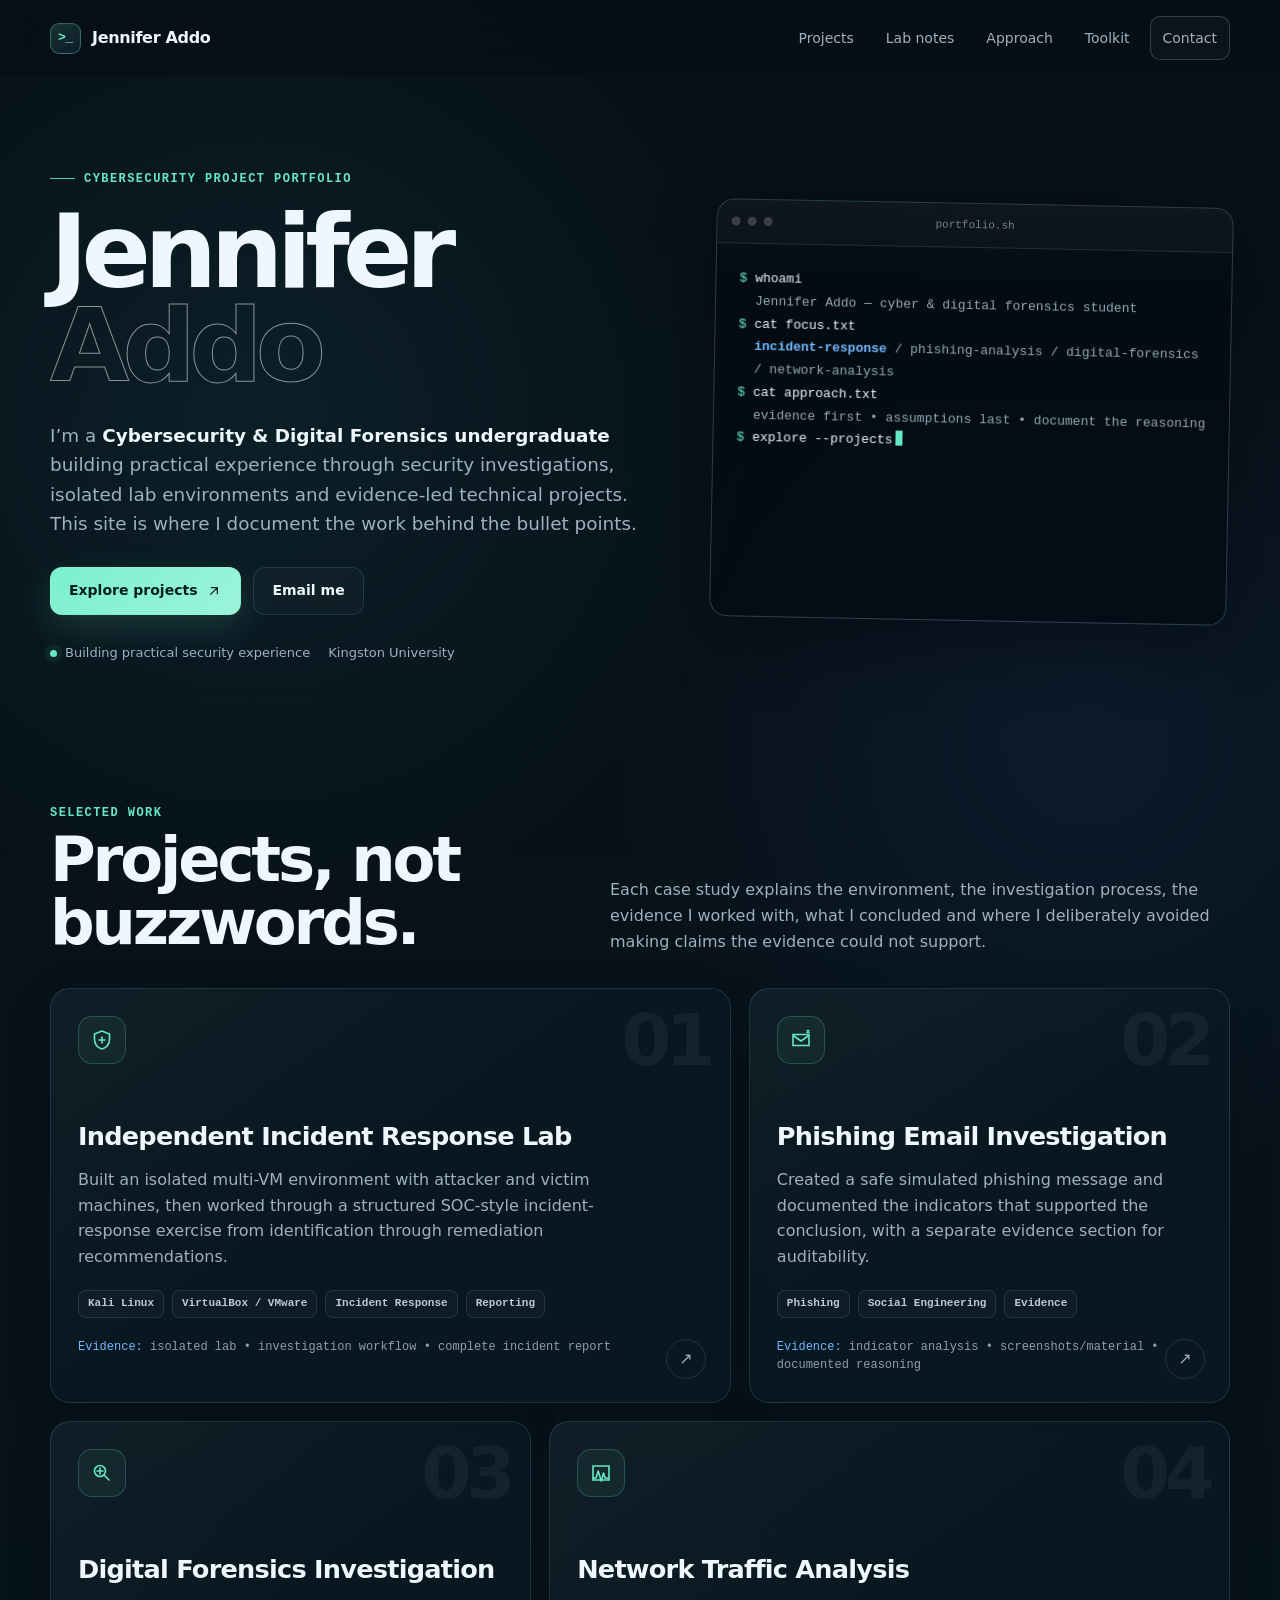
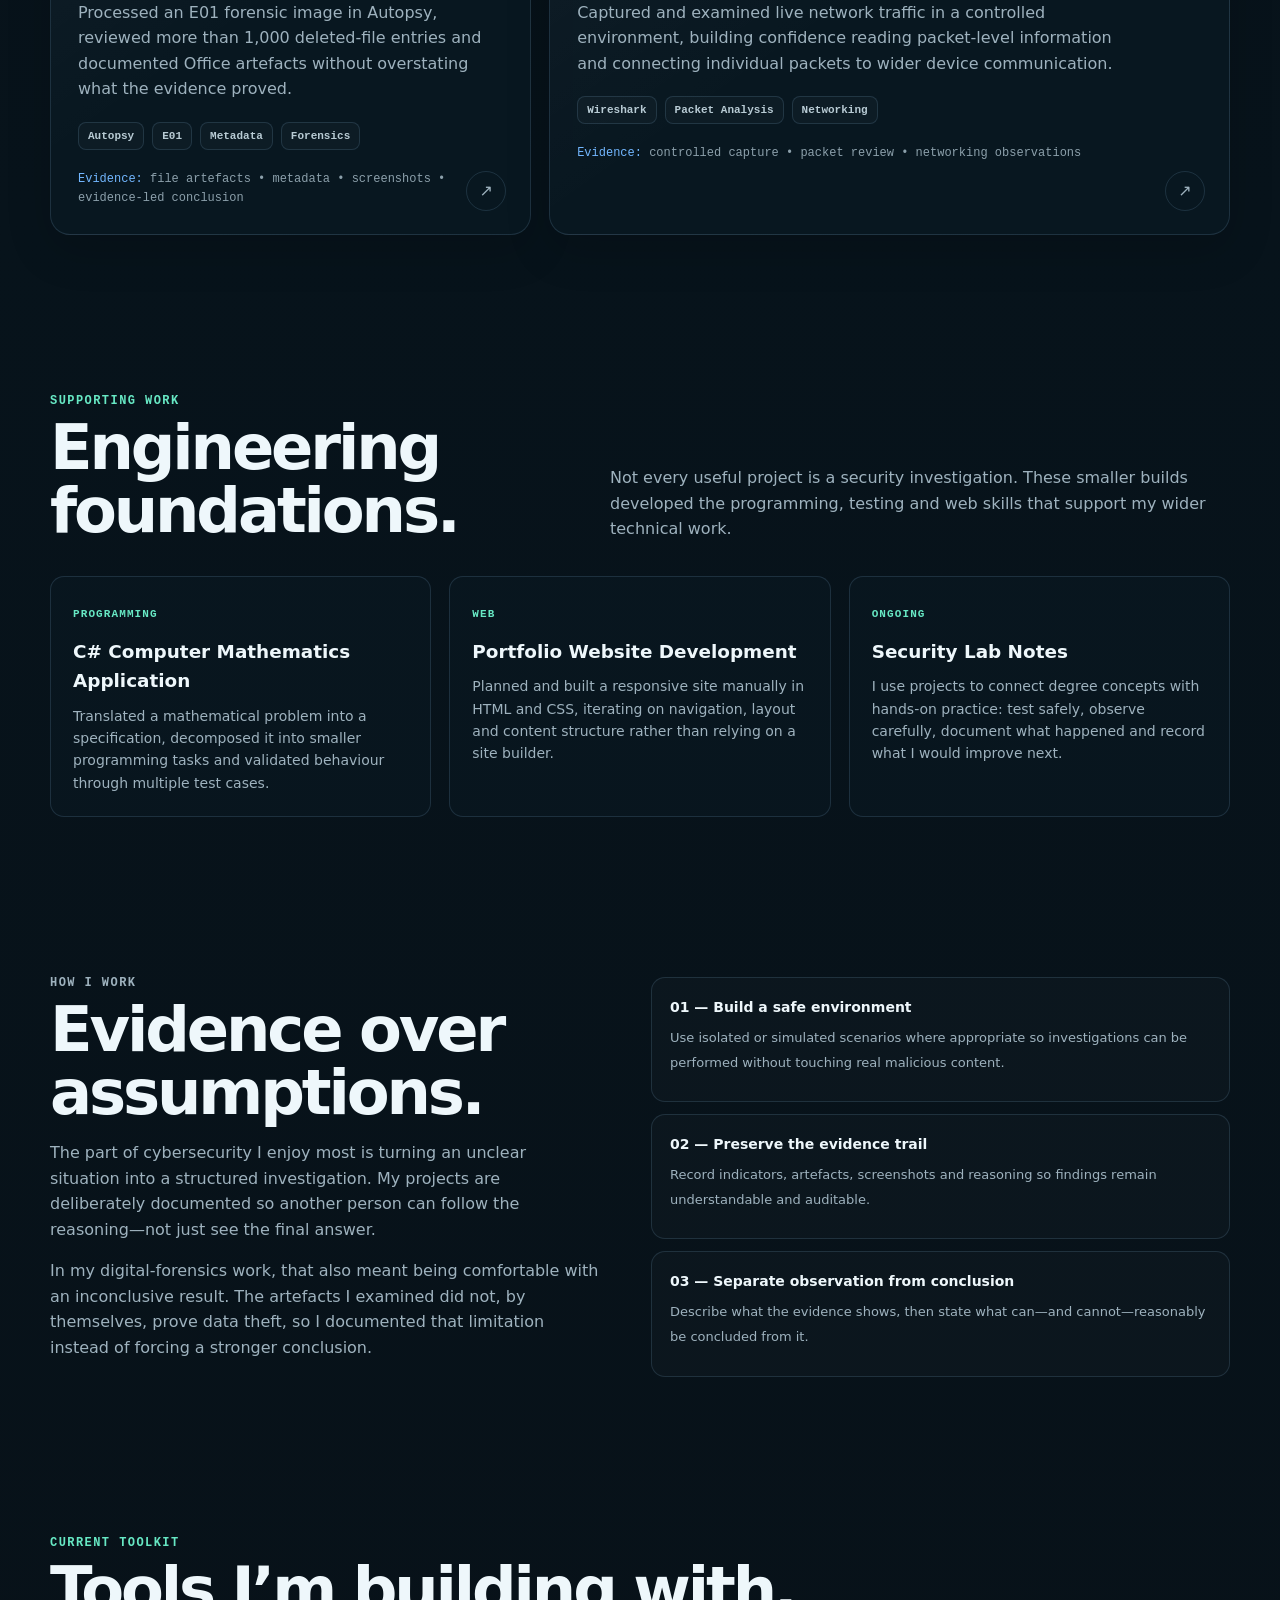
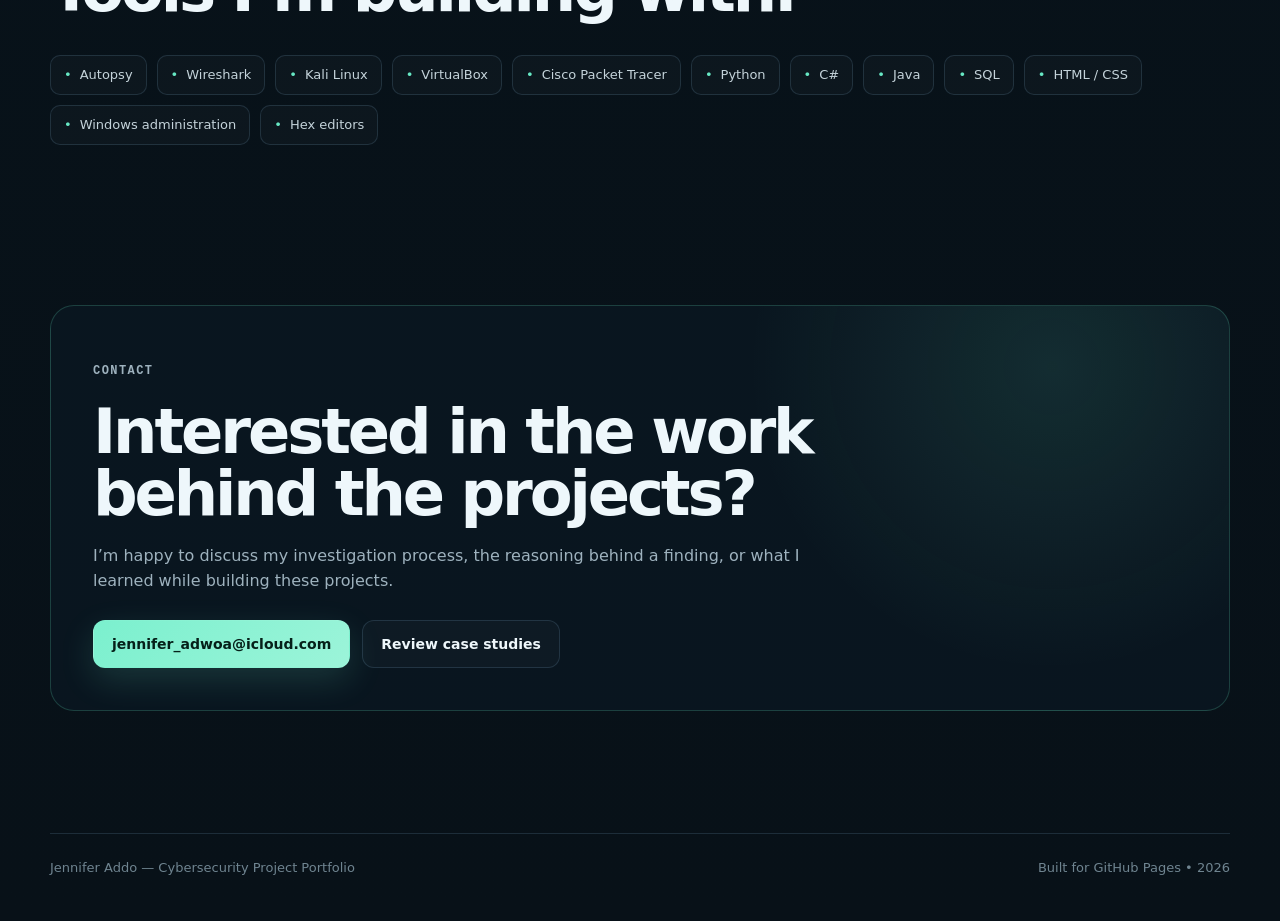
<file: index.html>
<!doctype html>
<html lang="en">
<head>
  <meta charset="utf-8">
  <meta name="viewport" content="width=device-width, initial-scale=1">
  <meta name="description" content="Jennifer Addo — cybersecurity and digital forensics project portfolio focused on incident response, phishing analysis, network analysis and digital forensics.">
  <meta name="theme-color" content="#071017">
  <title>Jennifer Addo | Cybersecurity Project Portfolio</title>
  <link rel="icon" href="assets/favicon.svg" type="image/svg+xml">
  <link rel="stylesheet" href="styles.css">
  <script defer src="script.js"></script>
</head>
<body>
<a class="skip-link" href="#main">Skip to content</a>

<header class="site-header">
  <div class="container nav">
    <a class="brand" href="#top" aria-label="Jennifer Addo home">
      <span class="brand-mark">&gt;_</span>
      <span>Jennifer Addo</span>
    </a>

    <button class="menu-toggle" aria-label="Open navigation" aria-expanded="false">
      <svg width="22" height="22" viewBox="0 0 24 24" fill="none" aria-hidden="true">
        <path d="M4 7h16M4 12h16M4 17h16" stroke="currentColor" stroke-width="1.8" stroke-linecap="round"/>
      </svg>
    </button>

    <nav class="nav-links" aria-label="Primary navigation">
      <a href="#projects">Projects</a>
      <a href="#lab">Lab notes</a>
      <a href="#approach">Approach</a>
      <a href="#toolkit">Toolkit</a>
      <a class="nav-cta" href="#contact">Contact</a>
    </nav>
  </div>
</header>

<main id="main">
  <section class="hero" id="top">
    <div class="container hero-grid">
      <div>
        <div class="eyebrow">Cybersecurity project portfolio</div>
        <h1>
          Jennifer
          <span class="outline">Addo</span>
        </h1>
        <p class="hero-copy">
          I’m a <strong>Cybersecurity &amp; Digital Forensics undergraduate</strong> building practical experience through security investigations, isolated lab environments and evidence-led technical projects. This site is where I document the work behind the bullet points.
        </p>
        <div class="hero-actions">
          <a class="button primary" href="#projects">
            Explore projects
            <svg width="16" height="16" viewBox="0 0 24 24" fill="none" aria-hidden="true">
              <path d="M7 17 17 7M8 7h9v9" stroke="currentColor" stroke-width="1.8" stroke-linecap="round" stroke-linejoin="round"/>
            </svg>
          </a>
          <a class="button secondary" href="mailto:jennifer_adwoa@icloud.com">Email me</a>
        </div>
        <div class="hero-meta">
          <span class="meta-item"><span class="status-dot"></span> Building practical security experience</span>
          <span class="meta-item">Kingston University</span>
        </div>
      </div>

      <div class="terminal" aria-label="Terminal style introduction">
        <div class="terminal-bar">
          <span class="terminal-dot"></span>
          <span class="terminal-dot"></span>
          <span class="terminal-dot"></span>
          <span class="terminal-title">portfolio.sh</span>
        </div>
        <div class="terminal-body">
          <div class="terminal-line"><span class="prompt">$</span> <span class="command">whoami</span></div>
          <div class="terminal-line output">Jennifer Addo — cyber &amp; digital forensics student</div>
          <div class="terminal-line"><span class="prompt">$</span> <span class="command">cat focus.txt</span></div>
          <div class="terminal-line output"><strong>incident-response</strong> / phishing-analysis / digital-forensics / network-analysis</div>
          <div class="terminal-line"><span class="prompt">$</span> <span class="command">cat approach.txt</span></div>
          <div class="terminal-line output">evidence first • assumptions last • document the reasoning</div>
          <div class="terminal-line"><span class="prompt">$</span> <span class="command">explore --projects</span><span class="cursor"></span></div>
        </div>
      </div>
    </div>
  </section>

  <section class="section" id="projects">
    <div class="container">
      <div class="section-head reveal">
        <div>
          <p class="kicker">Selected work</p>
          <h2>Projects, not buzzwords.</h2>
        </div>
        <p class="section-intro">
          Each case study explains the environment, the investigation process, the evidence I worked with, what I concluded and where I deliberately avoided making claims the evidence could not support.
        </p>
      </div>

      <div class="project-grid">
        <article class="project-card featured reveal">
          <span class="project-number">01</span>
          <div class="project-icon" aria-hidden="true">
            <svg width="24" height="24" viewBox="0 0 24 24" fill="none">
              <path d="M12 3 4.5 6v5.2c0 4.6 3.2 8.4 7.5 9.8 4.3-1.4 7.5-5.2 7.5-9.8V6L12 3Z" stroke="currentColor" stroke-width="1.6"/>
              <path d="M9 12h6M12 9v6" stroke="currentColor" stroke-width="1.6" stroke-linecap="round"/>
            </svg>
          </div>
          <h3>Independent Incident Response Lab</h3>
          <p>Built an isolated multi-VM environment with attacker and victim machines, then worked through a structured SOC-style incident-response exercise from identification through remediation recommendations.</p>
          <div class="tags">
            <span class="tag">Kali Linux</span>
            <span class="tag">VirtualBox / VMware</span>
            <span class="tag">Incident Response</span>
            <span class="tag">Reporting</span>
          </div>
          <div class="proof-strip"><span>Evidence:</span> isolated lab • investigation workflow • complete incident report</div>
          <span class="card-arrow" aria-hidden="true">↗</span>
          <a class="card-link" href="projects/incident-response.html" aria-label="Read the Independent Incident Response Lab case study"></a>
        </article>

        <article class="project-card narrow reveal">
          <span class="project-number">02</span>
          <div class="project-icon" aria-hidden="true">
            <svg width="24" height="24" viewBox="0 0 24 24" fill="none">
              <path d="M4 6.5h16v11H4v-11Z" stroke="currentColor" stroke-width="1.6"/>
              <path d="m5 8 7 5 7-5" stroke="currentColor" stroke-width="1.6" stroke-linecap="round" stroke-linejoin="round"/>
              <path d="M18 4.5 20 2.5M20 4.5l-2-2" stroke="currentColor" stroke-width="1.6" stroke-linecap="round"/>
            </svg>
          </div>
          <h3>Phishing Email Investigation</h3>
          <p>Created a safe simulated phishing message and documented the indicators that supported the conclusion, with a separate evidence section for auditability.</p>
          <div class="tags">
            <span class="tag">Phishing</span>
            <span class="tag">Social Engineering</span>
            <span class="tag">Evidence</span>
          </div>
          <div class="proof-strip"><span>Evidence:</span> indicator analysis • screenshots/material • documented reasoning</div>
          <span class="card-arrow" aria-hidden="true">↗</span>
          <a class="card-link" href="projects/phishing-investigation.html" aria-label="Read the Phishing Email Investigation case study"></a>
        </article>

        <article class="project-card narrow reveal">
          <span class="project-number">03</span>
          <div class="project-icon" aria-hidden="true">
            <svg width="24" height="24" viewBox="0 0 24 24" fill="none">
              <circle cx="10" cy="10" r="5.5" stroke="currentColor" stroke-width="1.6"/>
              <path d="m14 14 5 5M10 7v6M7 10h6" stroke="currentColor" stroke-width="1.6" stroke-linecap="round"/>
            </svg>
          </div>
          <h3>Digital Forensics Investigation</h3>
          <p>Processed an E01 forensic image in Autopsy, reviewed more than 1,000 deleted-file entries and documented Office artefacts without overstating what the evidence proved.</p>
          <div class="tags">
            <span class="tag">Autopsy</span>
            <span class="tag">E01</span>
            <span class="tag">Metadata</span>
            <span class="tag">Forensics</span>
          </div>
          <div class="proof-strip"><span>Evidence:</span> file artefacts • metadata • screenshots • evidence-led conclusion</div>
          <span class="card-arrow" aria-hidden="true">↗</span>
          <a class="card-link" href="projects/digital-forensics.html" aria-label="Read the Digital Forensics Investigation case study"></a>
        </article>

        <article class="project-card featured reveal">
          <span class="project-number">04</span>
          <div class="project-icon" aria-hidden="true">
            <svg width="24" height="24" viewBox="0 0 24 24" fill="none">
              <path d="M4 17h3l2.2-7 3.1 10 2.2-8 1.5 5H20" stroke="currentColor" stroke-width="1.6" stroke-linecap="round" stroke-linejoin="round"/>
              <path d="M4 5h16v14H4V5Z" stroke="currentColor" stroke-width="1.6"/>
            </svg>
          </div>
          <h3>Network Traffic Analysis</h3>
          <p>Captured and examined live network traffic in a controlled environment, building confidence reading packet-level information and connecting individual packets to wider device communication.</p>
          <div class="tags">
            <span class="tag">Wireshark</span>
            <span class="tag">Packet Analysis</span>
            <span class="tag">Networking</span>
          </div>
          <div class="proof-strip"><span>Evidence:</span> controlled capture • packet review • networking observations</div>
          <span class="card-arrow" aria-hidden="true">↗</span>
          <a class="card-link" href="projects/network-traffic-analysis.html" aria-label="Read the Network Traffic Analysis case study"></a>
        </article>
      </div>
    </div>
  </section>

  <section class="section compact" id="lab">
    <div class="container">
      <div class="section-head reveal">
        <div>
          <p class="kicker">Supporting work</p>
          <h2>Engineering foundations.</h2>
        </div>
        <p class="section-intro">Not every useful project is a security investigation. These smaller builds developed the programming, testing and web skills that support my wider technical work.</p>
      </div>

      <div class="lab-grid">
        <article class="lab-card reveal">
          <span class="mini-label">Programming</span>
          <h3>C# Computer Mathematics Application</h3>
          <p>Translated a mathematical problem into a specification, decomposed it into smaller programming tasks and validated behaviour through multiple test cases.</p>
        </article>

        <article class="lab-card reveal">
          <span class="mini-label">Web</span>
          <h3>Portfolio Website Development</h3>
          <p>Planned and built a responsive site manually in HTML and CSS, iterating on navigation, layout and content structure rather than relying on a site builder.</p>
        </article>

        <article class="lab-card reveal">
          <span class="mini-label">Ongoing</span>
          <h3>Security Lab Notes</h3>
          <p>I use projects to connect degree concepts with hands-on practice: test safely, observe carefully, document what happened and record what I would improve next.</p>
        </article>
      </div>
    </div>
  </section>

  <section class="section" id="approach">
    <div class="container approach">
      <div class="approach-copy reveal">
        <p class="kicker">How I work</p>
        <h2>Evidence over assumptions.</h2>
        <p>
          The part of cybersecurity I enjoy most is turning an unclear situation into a structured investigation. My projects are deliberately documented so another person can follow the reasoning—not just see the final answer.
        </p>
        <p>
          In my digital-forensics work, that also meant being comfortable with an inconclusive result. The artefacts I examined did not, by themselves, prove data theft, so I documented that limitation instead of forcing a stronger conclusion.
        </p>
      </div>

      <div class="principles reveal">
        <div class="principle">
          <strong>01 — Build a safe environment</strong>
          <span>Use isolated or simulated scenarios where appropriate so investigations can be performed without touching real malicious content.</span>
        </div>
        <div class="principle">
          <strong>02 — Preserve the evidence trail</strong>
          <span>Record indicators, artefacts, screenshots and reasoning so findings remain understandable and auditable.</span>
        </div>
        <div class="principle">
          <strong>03 — Separate observation from conclusion</strong>
          <span>Describe what the evidence shows, then state what can—and cannot—reasonably be concluded from it.</span>
        </div>
      </div>
    </div>
  </section>

  <section class="section compact" id="toolkit">
    <div class="container">
      <div class="section-head reveal">
        <div>
          <p class="kicker">Current toolkit</p>
          <h2>Tools I’m building with.</h2>
        </div>
      </div>
      <div class="toolbelt reveal" aria-label="Technical tools and skills">
        <span class="tool">Autopsy</span>
        <span class="tool">Wireshark</span>
        <span class="tool">Kali Linux</span>
        <span class="tool">VirtualBox</span>
        <span class="tool">Cisco Packet Tracer</span>
        <span class="tool">Python</span>
        <span class="tool">C#</span>
        <span class="tool">Java</span>
        <span class="tool">SQL</span>
        <span class="tool">HTML / CSS</span>
        <span class="tool">Windows administration</span>
        <span class="tool">Hex editors</span>
      </div>
    </div>
  </section>

  <section class="section" id="contact">
    <div class="container">
      <div class="contact-panel reveal">
        <p class="kicker">Contact</p>
        <h2>Interested in the work behind the projects?</h2>
        <p>I’m happy to discuss my investigation process, the reasoning behind a finding, or what I learned while building these projects.</p>
        <div class="hero-actions">
          <a class="button primary" href="mailto:jennifer_adwoa@icloud.com">jennifer_adwoa@icloud.com</a>
          <a class="button secondary" href="#projects">Review case studies</a>
        </div>
      </div>
    </div>
  </section>
</main>

<footer class="footer">
  <div class="container footer-row">
    <span>Jennifer Addo — Cybersecurity Project Portfolio</span>
    <span>Built for GitHub Pages • <span data-year></span></span>
  </div>
</footer>
</body>
</html>
</file>
<file: styles.css>
:root {
  --bg: #071017;
  --bg-soft: #0b1620;
  --panel: rgba(13, 28, 39, 0.78);
  --panel-solid: #0e1d28;
  --panel-2: #102431;
  --line: rgba(153, 213, 255, 0.14);
  --line-strong: rgba(153, 213, 255, 0.24);
  --text: #eef7fb;
  --muted: #9eb2be;
  --accent: #67e8c4;
  --accent-2: #72b7ff;
  --accent-3: #b5ffda;
  --danger: #ff8f8f;
  --shadow: 0 20px 70px rgba(0, 0, 0, 0.32);
  --radius: 20px;
  --radius-sm: 14px;
  --max: 1180px;
}

* {
  box-sizing: border-box;
}

html {
  scroll-behavior: smooth;
  background: var(--bg);
}

body {
  margin: 0;
  color: var(--text);
  background:
    radial-gradient(circle at 20% 10%, rgba(53, 162, 178, 0.10), transparent 32rem),
    radial-gradient(circle at 85% 18%, rgba(85, 133, 255, 0.08), transparent 30rem),
    linear-gradient(180deg, #071017 0%, #07131b 44%, #081118 100%);
  font-family: Inter, ui-sans-serif, system-ui, -apple-system, BlinkMacSystemFont, "Segoe UI", sans-serif;
  line-height: 1.6;
  min-height: 100vh;
  overflow-x: hidden;
}

body::before {
  content: "";
  position: fixed;
  inset: 0;
  pointer-events: none;
  background-image:
    linear-gradient(rgba(255,255,255,0.018) 1px, transparent 1px),
    linear-gradient(90deg, rgba(255,255,255,0.018) 1px, transparent 1px);
  background-size: 44px 44px;
  mask-image: linear-gradient(to bottom, rgba(0,0,0,0.75), transparent 90%);
  z-index: -1;
}

a {
  color: inherit;
  text-decoration: none;
}

img, svg {
  max-width: 100%;
}

button, input, textarea {
  font: inherit;
}

::selection {
  background: rgba(103, 232, 196, 0.24);
  color: white;
}

.container {
  width: min(calc(100% - 40px), var(--max));
  margin-inline: auto;
}

.skip-link {
  position: fixed;
  left: 16px;
  top: -80px;
  z-index: 999;
  padding: 10px 14px;
  border-radius: 10px;
  background: var(--text);
  color: var(--bg);
  transition: top .2s ease;
}

.skip-link:focus {
  top: 16px;
}

.site-header {
  position: sticky;
  top: 0;
  z-index: 60;
  background: rgba(7, 16, 23, 0.74);
  backdrop-filter: blur(18px);
  border-bottom: 1px solid transparent;
  transition: border-color .25s ease, background .25s ease;
}

.site-header.scrolled {
  border-color: var(--line);
  background: rgba(7, 16, 23, 0.9);
}

.nav {
  min-height: 76px;
  display: flex;
  align-items: center;
  justify-content: space-between;
  gap: 20px;
}

.brand {
  display: inline-flex;
  align-items: center;
  gap: 11px;
  font-weight: 800;
  letter-spacing: -0.02em;
}

.brand-mark {
  width: 31px;
  height: 31px;
  display: grid;
  place-items: center;
  border-radius: 9px;
  border: 1px solid rgba(103, 232, 196, .35);
  background: linear-gradient(145deg, rgba(103, 232, 196, .16), rgba(114, 183, 255, .08));
  box-shadow: inset 0 0 0 1px rgba(255,255,255,.025);
  color: var(--accent);
  font-family: ui-monospace, SFMono-Regular, Menlo, Monaco, Consolas, monospace;
  font-size: 13px;
}

.nav-links {
  display: flex;
  align-items: center;
  gap: 8px;
}

.nav-links a {
  color: var(--muted);
  padding: 10px 12px;
  border-radius: 10px;
  font-size: 14px;
  transition: color .2s ease, background .2s ease;
}

.nav-links a:hover,
.nav-links a:focus-visible {
  color: var(--text);
  background: rgba(255,255,255,.045);
}

.nav-cta {
  border: 1px solid var(--line-strong);
  background: rgba(255,255,255,.025);
}

.menu-toggle {
  display: none;
  border: 0;
  background: transparent;
  color: var(--text);
  width: 42px;
  height: 42px;
  border-radius: 11px;
  cursor: pointer;
}

.menu-toggle:hover {
  background: rgba(255,255,255,.05);
}

.hero {
  padding: 84px 0 52px;
  position: relative;
}

.hero-grid {
  display: grid;
  grid-template-columns: minmax(0, 1.08fr) minmax(320px, .92fr);
  gap: 56px;
  align-items: center;
}

.eyebrow {
  display: inline-flex;
  align-items: center;
  gap: 9px;
  margin-bottom: 20px;
  color: var(--accent);
  font: 700 12px/1 ui-monospace, SFMono-Regular, Menlo, Monaco, Consolas, monospace;
  letter-spacing: .12em;
  text-transform: uppercase;
}

.eyebrow::before {
  content: "";
  width: 25px;
  height: 1px;
  background: currentColor;
  opacity: .85;
}

.hero h1 {
  font-size: clamp(3.15rem, 8vw, 6.65rem);
  line-height: .92;
  letter-spacing: -0.065em;
  margin: 0;
  max-width: 780px;
}

.hero h1 .outline {
  display: block;
  color: transparent;
  -webkit-text-stroke: 1px rgba(238,247,251,.55);
}

.hero-copy {
  max-width: 700px;
  color: var(--muted);
  font-size: clamp(1rem, 2vw, 1.15rem);
  margin: 28px 0 28px;
}

.hero-copy strong {
  color: var(--text);
  font-weight: 650;
}

.hero-actions {
  display: flex;
  flex-wrap: wrap;
  gap: 12px;
  margin-top: 26px;
}

.button {
  display: inline-flex;
  align-items: center;
  justify-content: center;
  gap: 9px;
  min-height: 48px;
  padding: 0 18px;
  border-radius: 12px;
  border: 1px solid var(--line);
  font-weight: 700;
  font-size: 14px;
  transition: transform .18s ease, border-color .18s ease, background .18s ease, box-shadow .18s ease;
}

.button:hover {
  transform: translateY(-2px);
}

.button.primary {
  color: #052019;
  background: linear-gradient(135deg, #7bf0ce, #9cf4d9);
  border-color: transparent;
  box-shadow: 0 12px 34px rgba(103, 232, 196, .16);
}

.button.secondary {
  color: var(--text);
  background: rgba(255,255,255,.025);
}

.button.secondary:hover {
  background: rgba(255,255,255,.055);
  border-color: var(--line-strong);
}

.hero-meta {
  display: flex;
  flex-wrap: wrap;
  gap: 10px 18px;
  margin-top: 28px;
  color: var(--muted);
  font-size: 13px;
}

.meta-item {
  display: inline-flex;
  align-items: center;
  gap: 8px;
}

.status-dot {
  width: 7px;
  height: 7px;
  border-radius: 50%;
  background: var(--accent);
  box-shadow: 0 0 0 5px rgba(103,232,196,.07), 0 0 20px rgba(103,232,196,.28);
}

.terminal {
  border: 1px solid var(--line-strong);
  background:
    linear-gradient(180deg, rgba(255,255,255,.025), transparent 20%),
    rgba(4, 12, 18, .84);
  border-radius: 18px;
  box-shadow: var(--shadow);
  overflow: hidden;
  transform: rotate(1.1deg);
}

.terminal-bar {
  height: 44px;
  border-bottom: 1px solid var(--line);
  display: flex;
  align-items: center;
  gap: 7px;
  padding: 0 14px;
  background: rgba(255,255,255,.018);
}

.terminal-dot {
  width: 9px;
  height: 9px;
  border-radius: 50%;
  background: rgba(255,255,255,.18);
}

.terminal-title {
  margin-left: auto;
  margin-right: auto;
  transform: translateX(-24px);
  color: #6f8490;
  font: 500 11px/1 ui-monospace, SFMono-Regular, Menlo, Monaco, Consolas, monospace;
}

.terminal-body {
  min-height: 372px;
  padding: 24px 23px 28px;
  font: 500 13px/1.75 ui-monospace, SFMono-Regular, Menlo, Monaco, Consolas, monospace;
  color: #b7c7d0;
}

.terminal-line {
  opacity: 0;
  transform: translateY(4px);
  animation: terminalReveal .42s ease forwards;
}

.terminal-line:nth-child(1) { animation-delay: .15s; }
.terminal-line:nth-child(2) { animation-delay: .45s; }
.terminal-line:nth-child(3) { animation-delay: .75s; }
.terminal-line:nth-child(4) { animation-delay: 1.05s; }
.terminal-line:nth-child(5) { animation-delay: 1.35s; }
.terminal-line:nth-child(6) { animation-delay: 1.65s; }
.terminal-line:nth-child(7) { animation-delay: 1.95s; }

.prompt { color: var(--accent); }
.command { color: var(--text); }
.output { color: #90a6b2; padding-left: 16px; }
.output strong { color: var(--accent-2); font-weight: 600; }
.cursor {
  display: inline-block;
  width: 7px;
  height: 1.15em;
  background: var(--accent);
  vertical-align: -2px;
  margin-left: 3px;
  animation: blink 1.1s steps(1) infinite;
}

@keyframes terminalReveal {
  to { opacity: 1; transform: none; }
}
@keyframes blink {
  50% { opacity: 0; }
}

.section {
  padding: 92px 0;
}

.section.compact {
  padding: 68px 0;
}

.section-head {
  display: flex;
  justify-content: space-between;
  align-items: end;
  gap: 30px;
  margin-bottom: 34px;
}

.kicker {
  margin: 0 0 10px;
  color: var(--accent);
  font: 700 12px/1 ui-monospace, SFMono-Regular, Menlo, Monaco, Consolas, monospace;
  letter-spacing: .12em;
  text-transform: uppercase;
}

.section h2,
.case-hero h1 {
  margin: 0;
  font-size: clamp(2rem, 5vw, 3.9rem);
  line-height: 1;
  letter-spacing: -0.05em;
}

.section-intro {
  max-width: 620px;
  color: var(--muted);
  margin: 0;
}

.project-grid {
  display: grid;
  grid-template-columns: repeat(12, 1fr);
  gap: 18px;
}

.project-card {
  grid-column: span 6;
  position: relative;
  min-height: 380px;
  padding: 27px;
  border: 1px solid var(--line);
  border-radius: var(--radius);
  background:
    linear-gradient(145deg, rgba(255,255,255,.035), transparent 46%),
    rgba(11, 25, 35, .72);
  overflow: hidden;
  box-shadow: 0 15px 45px rgba(0,0,0,.16);
  transition: transform .25s ease, border-color .25s ease, background .25s ease;
}

.project-card:hover {
  transform: translateY(-5px);
  border-color: rgba(103,232,196,.3);
  background:
    linear-gradient(145deg, rgba(103,232,196,.055), transparent 46%),
    rgba(11, 25, 35, .82);
}

.project-card.featured {
  grid-column: span 7;
}

.project-card.narrow {
  grid-column: span 5;
}

.project-number {
  position: absolute;
  right: 20px;
  top: 15px;
  color: rgba(255,255,255,.05);
  font-size: 72px;
  line-height: 1;
  font-weight: 900;
  letter-spacing: -.08em;
}

.project-icon {
  width: 48px;
  height: 48px;
  border-radius: 14px;
  display: grid;
  place-items: center;
  margin-bottom: 52px;
  border: 1px solid rgba(103,232,196,.22);
  background: rgba(103,232,196,.06);
  color: var(--accent);
}

.project-card h3 {
  font-size: clamp(1.45rem, 2vw, 1.95rem);
  letter-spacing: -0.03em;
  margin: 0 0 10px;
}

.project-card p {
  color: var(--muted);
  margin: 0 0 20px;
  max-width: 540px;
}

.tags {
  display: flex;
  flex-wrap: wrap;
  gap: 8px;
  margin: 20px 0 0;
}

.tag {
  display: inline-flex;
  align-items: center;
  min-height: 28px;
  padding: 0 9px;
  border-radius: 8px;
  border: 1px solid var(--line);
  color: #b8cbd4;
  background: rgba(255,255,255,.022);
  font: 600 11px/1 ui-monospace, SFMono-Regular, Menlo, Monaco, Consolas, monospace;
}

.card-link {
  position: absolute;
  inset: 0;
  z-index: 2;
}

.card-arrow {
  position: absolute;
  right: 24px;
  bottom: 23px;
  width: 40px;
  height: 40px;
  display: grid;
  place-items: center;
  border-radius: 50%;
  border: 1px solid var(--line);
  color: var(--muted);
  transition: color .2s ease, transform .2s ease, border-color .2s ease;
}

.project-card:hover .card-arrow {
  color: var(--accent);
  transform: translate(2px, -2px);
  border-color: rgba(103,232,196,.25);
}

.proof-strip {
  margin-top: 20px;
  color: #8ca0ab;
  font: 500 12px/1.55 ui-monospace, SFMono-Regular, Menlo, Monaco, Consolas, monospace;
}

.proof-strip span {
  color: var(--accent-2);
}

.lab-grid {
  display: grid;
  grid-template-columns: repeat(3, 1fr);
  gap: 18px;
}

.lab-card,
.info-card,
.case-panel {
  border: 1px solid var(--line);
  border-radius: var(--radius-sm);
  background: rgba(11, 25, 35, .58);
}

.lab-card {
  padding: 22px;
  transition: border-color .2s ease, transform .2s ease;
}

.lab-card:hover {
  transform: translateY(-3px);
  border-color: var(--line-strong);
}

.lab-card .mini-label {
  color: var(--accent);
  font: 700 11px/1 ui-monospace, SFMono-Regular, Menlo, Monaco, Consolas, monospace;
  text-transform: uppercase;
  letter-spacing: .1em;
}

.lab-card h3 {
  font-size: 1.15rem;
  margin: 12px 0 9px;
}

.lab-card p {
  color: var(--muted);
  margin: 0;
  font-size: 14px;
}

.approach {
  display: grid;
  grid-template-columns: 1fr 1fr;
  gap: 22px;
  align-items: stretch;
}

.approach-copy {
  padding-right: 30px;
}

.approach-copy p {
  color: var(--muted);
  max-width: 660px;
}

.principles {
  display: grid;
  gap: 12px;
}

.principle {
  padding: 18px 18px 17px;
  border: 1px solid var(--line);
  border-radius: 14px;
  background: rgba(255,255,255,.018);
}

.principle strong {
  display: block;
  font-size: 14px;
  margin-bottom: 5px;
}

.principle span {
  color: var(--muted);
  font-size: 13px;
}

.toolbelt {
  display: flex;
  flex-wrap: wrap;
  gap: 10px;
}

.tool {
  min-height: 40px;
  display: inline-flex;
  align-items: center;
  gap: 8px;
  padding: 0 13px;
  border: 1px solid var(--line);
  border-radius: 10px;
  background: rgba(255,255,255,.022);
  color: #c4d3da;
  font-size: 13px;
}

.tool::before {
  content: "•";
  color: var(--accent);
}

.contact-panel {
  position: relative;
  overflow: hidden;
  padding: 42px;
  border-radius: 24px;
  border: 1px solid rgba(103,232,196,.20);
  background:
    radial-gradient(circle at 85% 15%, rgba(103,232,196,.11), transparent 19rem),
    rgba(11, 25, 35, .66);
}

.contact-panel h2 {
  max-width: 770px;
}

.contact-panel p {
  color: var(--muted);
  max-width: 720px;
  margin: 17px 0 24px;
}

.footer {
  padding: 30px 0 42px;
  color: #6f8490;
  font-size: 13px;
}

.footer-row {
  display: flex;
  justify-content: space-between;
  gap: 20px;
  border-top: 1px solid var(--line);
  padding-top: 24px;
}

.reveal {
  opacity: 0;
  transform: translateY(18px);
  transition: opacity .6s ease, transform .6s ease;
}

.reveal.visible {
  opacity: 1;
  transform: none;
}

/* Case-study pages */
.case-hero {
  padding: 78px 0 44px;
}

.back-link {
  display: inline-flex;
  align-items: center;
  gap: 8px;
  color: var(--muted);
  font-size: 14px;
  margin-bottom: 34px;
}

.back-link:hover { color: var(--text); }

.case-hero h1 {
  max-width: 930px;
}

.case-lede {
  max-width: 780px;
  color: var(--muted);
  font-size: 1.08rem;
  margin-top: 22px;
}

.case-meta {
  display: flex;
  flex-wrap: wrap;
  gap: 10px;
  margin-top: 24px;
}

.case-layout {
  display: grid;
  grid-template-columns: minmax(0, 1fr) 300px;
  gap: 28px;
  align-items: start;
}

.case-content {
  display: grid;
  gap: 18px;
}

.case-panel {
  padding: 28px;
}

.case-panel h2 {
  font-size: 1.35rem;
  letter-spacing: -0.025em;
  margin: 0 0 14px;
}

.case-panel p {
  color: var(--muted);
  margin: 0 0 15px;
}

.case-panel p:last-child { margin-bottom: 0; }

.case-panel ul {
  margin: 0;
  padding-left: 20px;
  color: var(--muted);
}

.case-panel li + li {
  margin-top: 8px;
}

.case-aside {
  position: sticky;
  top: 98px;
  display: grid;
  gap: 14px;
}

.info-card {
  padding: 19px;
}

.info-card .label {
  color: #718792;
  font: 700 10px/1 ui-monospace, SFMono-Regular, Menlo, Monaco, Consolas, monospace;
  text-transform: uppercase;
  letter-spacing: .11em;
  margin-bottom: 9px;
}

.info-card .value {
  color: #d7e4e9;
  font-size: 13px;
}

.workflow {
  display: grid;
  grid-template-columns: repeat(4, 1fr);
  gap: 8px;
  margin-top: 18px;
}

.step {
  padding: 15px 12px;
  border: 1px solid var(--line);
  border-radius: 12px;
  background: rgba(255,255,255,.018);
  min-height: 112px;
}

.step .step-no {
  color: var(--accent);
  font: 700 11px/1 ui-monospace, SFMono-Regular, Menlo, Monaco, Consolas, monospace;
}

.step strong {
  display: block;
  margin: 11px 0 5px;
  font-size: 13px;
}

.step span {
  display: block;
  color: var(--muted);
  font-size: 12px;
}

.evidence-list {
  display: grid;
  gap: 10px;
}

.evidence-item {
  display: grid;
  grid-template-columns: 38px 1fr;
  gap: 12px;
  align-items: start;
  padding: 14px;
  border: 1px solid var(--line);
  border-radius: 12px;
  background: rgba(255,255,255,.016);
}

.evidence-index {
  width: 34px;
  height: 34px;
  border-radius: 10px;
  display: grid;
  place-items: center;
  border: 1px solid rgba(114,183,255,.16);
  color: var(--accent-2);
  font: 700 11px/1 ui-monospace, SFMono-Regular, Menlo, Monaco, Consolas, monospace;
}

.evidence-item strong {
  display: block;
  font-size: 13px;
  margin-bottom: 3px;
}

.evidence-item span {
  color: var(--muted);
  font-size: 12px;
}

.callout {
  border-left: 2px solid var(--accent);
  padding: 14px 0 14px 18px;
  color: #c4d4da;
}

.next-project {
  margin-top: 22px;
  padding: 26px;
  border: 1px solid var(--line);
  border-radius: var(--radius);
  display: flex;
  align-items: center;
  justify-content: space-between;
  gap: 24px;
  background: rgba(255,255,255,.018);
  transition: border-color .2s ease, transform .2s ease;
}

.next-project:hover {
  border-color: var(--line-strong);
  transform: translateY(-2px);
}

.next-project span {
  color: var(--muted);
  font-size: 12px;
}

.next-project strong {
  display: block;
  margin-top: 5px;
}

@media (max-width: 980px) {
  .hero {
    padding-top: 58px;
  }

  .hero-grid,
  .case-layout,
  .approach {
    grid-template-columns: 1fr;
  }

  .terminal {
    transform: none;
    max-width: 720px;
  }

  .project-card,
  .project-card.featured,
  .project-card.narrow {
    grid-column: span 6;
  }

  .lab-grid {
    grid-template-columns: 1fr 1fr;
  }

  .case-aside {
    position: static;
    grid-template-columns: repeat(3, 1fr);
  }

  .workflow {
    grid-template-columns: 1fr 1fr;
  }
}

@media (max-width: 760px) {
  .container {
    width: min(calc(100% - 28px), var(--max));
  }

  .nav {
    min-height: 68px;
  }

  .menu-toggle {
    display: grid;
    place-items: center;
  }

  .nav-links {
    position: absolute;
    top: 68px;
    left: 14px;
    right: 14px;
    display: none;
    padding: 10px;
    border: 1px solid var(--line);
    border-radius: 14px;
    background: rgba(7,16,23,.97);
    box-shadow: var(--shadow);
  }

  .nav-links.open {
    display: grid;
  }

  .nav-links a {
    padding: 12px;
  }

  .hero {
    padding: 46px 0 30px;
  }

  .hero-grid {
    gap: 36px;
  }

  .hero h1 {
    font-size: clamp(3rem, 17vw, 5rem);
  }

  .terminal-body {
    min-height: 340px;
    font-size: 12px;
    padding: 20px 17px 24px;
  }

  .section {
    padding: 68px 0;
  }

  .section-head {
    align-items: start;
    flex-direction: column;
    margin-bottom: 26px;
  }

  .project-grid {
    display: grid;
    grid-template-columns: 1fr;
  }

  .project-card,
  .project-card.featured,
  .project-card.narrow {
    grid-column: auto;
    min-height: 360px;
  }

  .lab-grid,
  .case-aside {
    grid-template-columns: 1fr;
  }

  .contact-panel {
    padding: 28px 22px;
  }

  .footer-row {
    flex-direction: column;
  }

  .workflow {
    grid-template-columns: 1fr;
  }
}

@media (prefers-reduced-motion: reduce) {
  *,
  *::before,
  *::after {
    scroll-behavior: auto !important;
    animation-duration: .001ms !important;
    animation-iteration-count: 1 !important;
    transition-duration: .001ms !important;
  }

  .reveal {
    opacity: 1;
    transform: none;
  }
}
</file>
